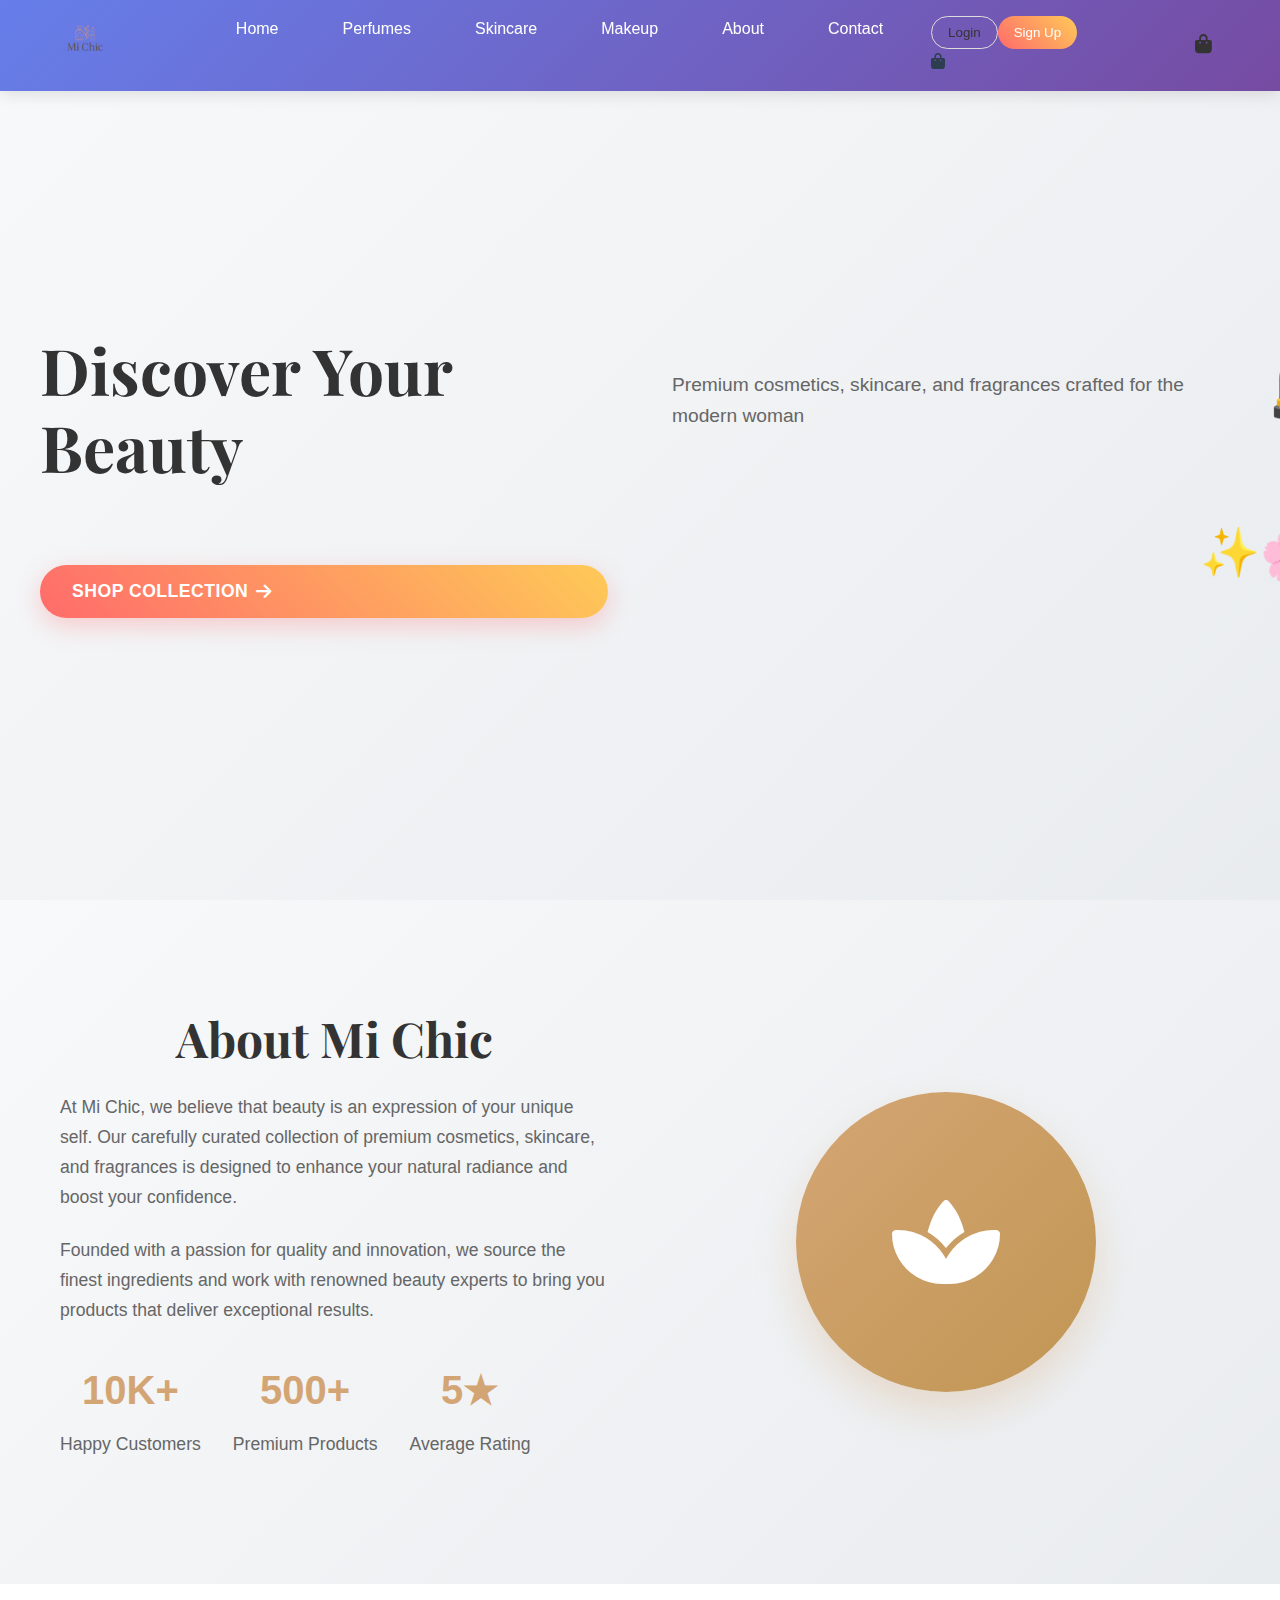
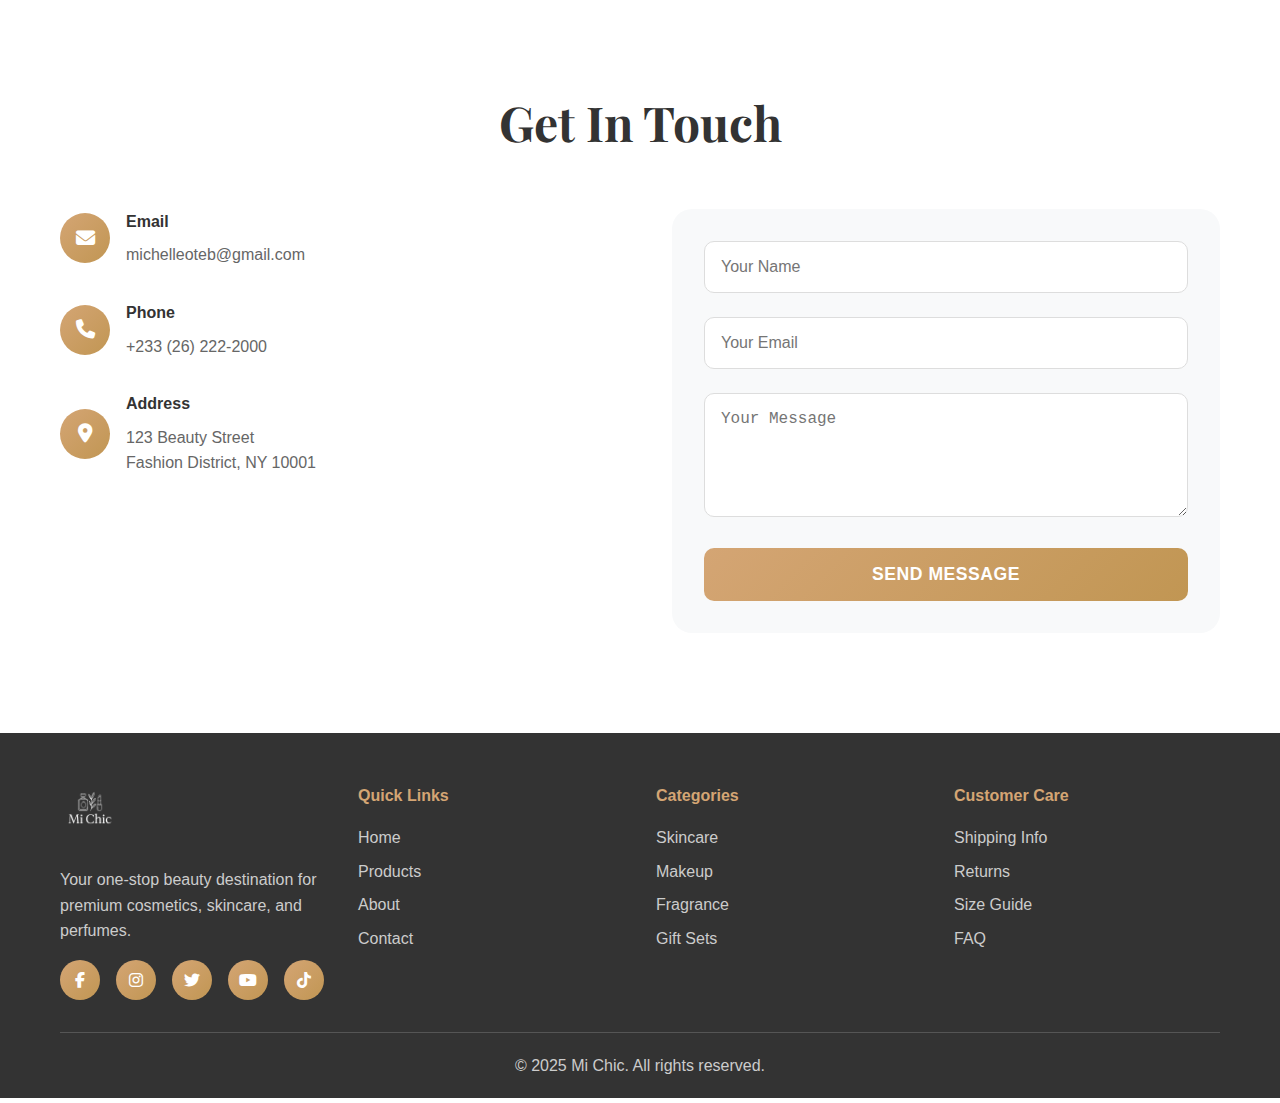
<file: index.html>
<!DOCTYPE html>
<html lang="en">
<head>
    <meta charset="UTF-8">
    <meta name="viewport" content="width=device-width, initial-scale=1.0">
    <title>Mi Chic - Premium Beauty Products</title>
    <link rel="stylesheet" href="styles.css">
    <link rel="stylesheet" href="https://cdnjs.cloudflare.com/ajax/libs/font-awesome/6.4.0/css/all.min.css">
    <link href="https://fonts.googleapis.com/css2?family=Playfair+Display:wght@400;500;600;700&family=Inter:wght@300;400;500;600&display=swap" rel="stylesheet">
</head>
<body>
    <!-- Navigation -->
    <nav class="navbar">
        <div class="nav-container">
            <div class="nav-logo">
                <img src="mi_chic_logo.png" alt="Mi Chic Logo" class="logo-img">
            </div>
            
            <ul class="nav-menu">
                <li class="nav-item">
                    <a href="index.html" class="nav-link">Home</a>
                </li>
                <li class="nav-item">
                    <a href="perfumes.html" class="nav-link">Perfumes</a>
                </li>
                <li class="nav-item">
                    <a href="skincare.html" class="nav-link">Skincare</a>
                </li>
                <li class="nav-item">
                    <a href="makeup.html" class="nav-link">Makeup</a>
                </li>
                <li class="nav-item">
                    <a href="#about" class="nav-link">About</a>
                </li>
                <li class="nav-item">
                    <a href="#contact" class="nav-link">Contact</a>
                </li>
                
                <!-- Mobile Navigation Actions -->
                <div class="mobile-nav-actions">
                    <div class="mobile-auth-buttons" id="mobile-auth-buttons">
                        <button class="btn-login" id="mobile-btn-login">Login</button>
                        <button class="btn-signup" id="mobile-btn-signup">Sign Up</button>
                    </div>
                    
                    <div class="mobile-user-welcome" id="mobile-user-welcome" style="display: none;">
                        <span class="welcome-text" id="mobile-welcome-text">Welcome!</span>
                        <button class="btn-logout" id="mobile-btn-logout">Logout</button>
                    </div>

                    <div class="mobile-cart-icon" id="mobile-cart-icon">
                        <i class="fas fa-shopping-bag"></i>
                        <span class="cart-count" id="mobile-cart-count">0</span>
                    </div>
                </div>
            </ul>

            <!-- <div class="nav-actions">
                <div class="auth-buttons" id="auth-buttons">
                    <button class="btn-login" id="btn-login">Login</button>
                    <button class="btn-signup" id="btn-signup">Sign Up</button>
                </div>
                
                <div class="user-welcome" id="user-welcome" style="display: none;">
                    <span class="welcome-text" id="welcome-text">Welcome!</span>
                    <button class="btn-logout" id="btn-logout">Logout</button>
                </div> -->

                <div class="cart-icon" id="cart-icon">
                    <i class="fas fa-shopping-bag"></i>
                    <span class="cart-count" id="cart-count">0</span>
                </div>
            </div>

            <div class="hamburger" id="hamburger">
                <span class="bar"></span>
                <span class="bar"></span>
                <span class="bar"></span>
            </div>
        </div>
    </nav>

    <!-- Hero Section -->
    <section id="home" class="hero">
        <div class="hero-content">
            <h1 class="hero-title">Discover Your Beauty</h1>
            <p class="hero-subtitle">Premium cosmetics, skincare, and fragrances crafted for the modern woman</p>
            <button class="cta-button" onclick="window.location.href='perfumes.html'">
                Shop Collection
                <i class="fas fa-arrow-right"></i>
            </button>
        </div>
        <div class="hero-image">
            <div class="floating-elements">
                <div class="floating-item item-1">💄</div>
                <div class="floating-item item-2">✨</div>
                <div class="floating-item item-3">🌸</div>
            </div>
        </div>
    </section>

    <!-- About Section -->
    <section id="about" class="about-section">
        <div class="container">
            <div class="about-content">
                <div class="about-text">
                    <h2 class="section-title">About Mi Chic</h2>
                    <p>At Mi Chic, we believe that beauty is an expression of your unique self. Our carefully curated collection of premium cosmetics, skincare, and fragrances is designed to enhance your natural radiance and boost your confidence.</p>
                    <p>Founded with a passion for quality and innovation, we source the finest ingredients and work with renowned beauty experts to bring you products that deliver exceptional results.</p>
                    <div class="about-stats">
                        <div class="stat">
                            <h3>10K+</h3>
                            <p>Happy Customers</p>
                        </div>
                        <div class="stat">
                            <h3>500+</h3>
                            <p>Premium Products</p>
                        </div>
                        <div class="stat">
                            <h3>5★</h3>
                            <p>Average Rating</p>
                        </div>
                    </div>
                </div>
                <div class="about-image">
                    <div class="image-placeholder">
                        <i class="fas fa-spa"></i>
                    </div>
                </div>
            </div>
        </div>
    </section>

    <!-- Contact Section -->
    <section id="contact" class="contact-section">
        <div class="container">
            <h2 class="section-title">Get In Touch</h2>
            <div class="contact-content">
                <div class="contact-info">
                    <div class="contact-item">
                        <i class="fas fa-envelope"></i>
                        <div>
                            <h4>Email</h4>
                            <p>michelleoteb@gmail.com</p>
                        </div>
                    </div>
                    <div class="contact-item">
                        <i class="fas fa-phone"></i>
                        <div>
                            <h4>Phone</h4>
                            <p>+233 (26) 222-2000</p>
                        </div>
                    </div>
                    <div class="contact-item">
                        <i class="fas fa-map-marker-alt"></i>
                        <div>
                            <h4>Address</h4>
                            <p>123 Beauty Street<br>Fashion District, NY 10001</p>
                        </div>
                    </div>
                </div>
                <form class="contact-form" id="contact-form">
                    <div class="form-group">
                        <input type="text" placeholder="Your Name" required>
                    </div>
                    <div class="form-group">
                        <input type="email" placeholder="Your Email" required>
                    </div>
                    <div class="form-group">
                        <textarea placeholder="Your Message" rows="5" required></textarea>
                    </div>
                    <button type="submit" class="submit-btn">Send Message</button>
                </form>
            </div>
        </div>
    </section>

    <!-- Footer -->
    <footer class="footer">
        <div class="container">
            <div class="footer-content">
                <div class="footer-section">
                    <div class="footer-logo">
                        <img src="mi_chic_logo.png" alt="Mi Chic Logo">
                    </div>
                    <p>Your one-stop beauty destination for premium cosmetics, skincare, and perfumes.</p>
                    <div class="social-links">
                        <a href="#" class="social-link"><i class="fab fa-facebook-f"></i></a>
                        <a href="#" class="social-link"><i class="fab fa-instagram"></i></a>
                        <a href="#" class="social-link"><i class="fab fa-twitter"></i></a>
                        <a href="#" class="social-link"><i class="fab fa-youtube"></i></a>
                        <a href="#" class="social-link"><i class="fab fa-tiktok"></i></a>
                    </div>
                </div>
                
                <div class="footer-section">
                    <h4>Quick Links</h4>
                    <ul>
                        <li><a href="#home">Home</a></li>
                        <li><a href="#products">Products</a></li>
                        <li><a href="#about">About</a></li>
                        <li><a href="#contact">Contact</a></li>
                    </ul>
                </div>
                
                <div class="footer-section">
                    <h4>Categories</h4>
                    <ul>
                        <li><a href="#">Skincare</a></li>
                        <li><a href="#">Makeup</a></li>
                        <li><a href="#">Fragrance</a></li>
                        <li><a href="#">Gift Sets</a></li>
                    </ul>
                </div>
                
                <div class="footer-section">
                    <h4>Customer Care</h4>
                    <ul>
                        <li><a href="#">Shipping Info</a></li>
                        <li><a href="#">Returns</a></li>
                        <li><a href="#">Size Guide</a></li>
                        <li><a href="#">FAQ</a></li>
                    </ul>
                </div>
            </div>
            
            <div class="footer-bottom">
                <p>&copy; 2025 Mi Chic. All rights reserved.</p>
            </div>
        </div>
    </footer>

    <!-- Shopping Cart Modal -->
    <div class="cart-modal" id="cart-modal">
        <div class="cart-overlay" onclick="closeCart()"></div>
        <div class="cart-content">
            <div class="cart-header">
                <h3>Shopping Cart</h3>
                <button class="close-cart" onclick="closeCart()">
                    <i class="fas fa-times"></i>
                </button>
            </div>
            <div class="cart-items" id="cart-items">
                <div class="empty-cart">
                    <i class="fas fa-shopping-bag"></i>
                    <p>Your cart is empty</p>
                </div>
            </div>
            <div class="cart-footer" id="cart-footer" style="display: none;">
                <div class="cart-total">
                    <span>Total: $<span id="cart-total">0.00</span></span>
                </div>
                <button class="checkout-btn" onclick="checkout()">
                    Proceed to Checkout
                </button>
            </div>
        </div>
    </div>

    <!-- Authentication Modals -->
    <div class="modal" id="login-modal">
        <div class="modal-overlay" onclick="closeModal('login-modal')"></div>
        <div class="modal-content">
            <div class="modal-header">
                <h3>Welcome Back</h3>
                <button class="close-modal" onclick="closeModal('login-modal')">
                    <i class="fas fa-times"></i>
                </button>
            </div>
            <form class="auth-form" id="login-form">
                <div class="form-group">
                    <label for="login-email">Email</label>
                    <input type="email" id="login-email" required>
                </div>
                <div class="form-group">
                    <label for="login-password">Password</label>
                    <input type="password" id="login-password" required>
                </div>
                <button type="submit" class="auth-btn">Sign In</button>
            </form>
            <p class="auth-switch">
                Don't have an account? 
                <a href="#" onclick="switchModal('login-modal', 'signup-modal')">Sign up</a>
            </p>
        </div>
    </div>

    <div class="modal" id="signup-modal">
        <div class="modal-overlay" onclick="closeModal('signup-modal')"></div>
        <div class="modal-content">
            <div class="modal-header">
                <h3>Create Account</h3>
                <button class="close-modal" onclick="closeModal('signup-modal')">
                    <i class="fas fa-times"></i>
                </button>
            </div>
            <form class="auth-form" id="signup-form">
                <div class="form-group">
                    <label for="signup-name">Full Name</label>
                    <input type="text" id="signup-name" required>
                </div>
                <div class="form-group">
                    <label for="signup-email">Email</label>
                    <input type="email" id="signup-email" required>
                </div>
                <div class="form-group">
                    <label for="signup-password">Password</label>
                    <input type="password" id="signup-password" required>
                </div>
                <button type="submit" class="auth-btn">Create Account</button>
            </form>
            <p class="auth-switch">
                Already have an account? 
                <a href="#" onclick="switchModal('signup-modal', 'login-modal')">Sign in</a>
            </p>
        </div>
    </div>

    <script src="script.js"></script>
</body>
</html>
</file>
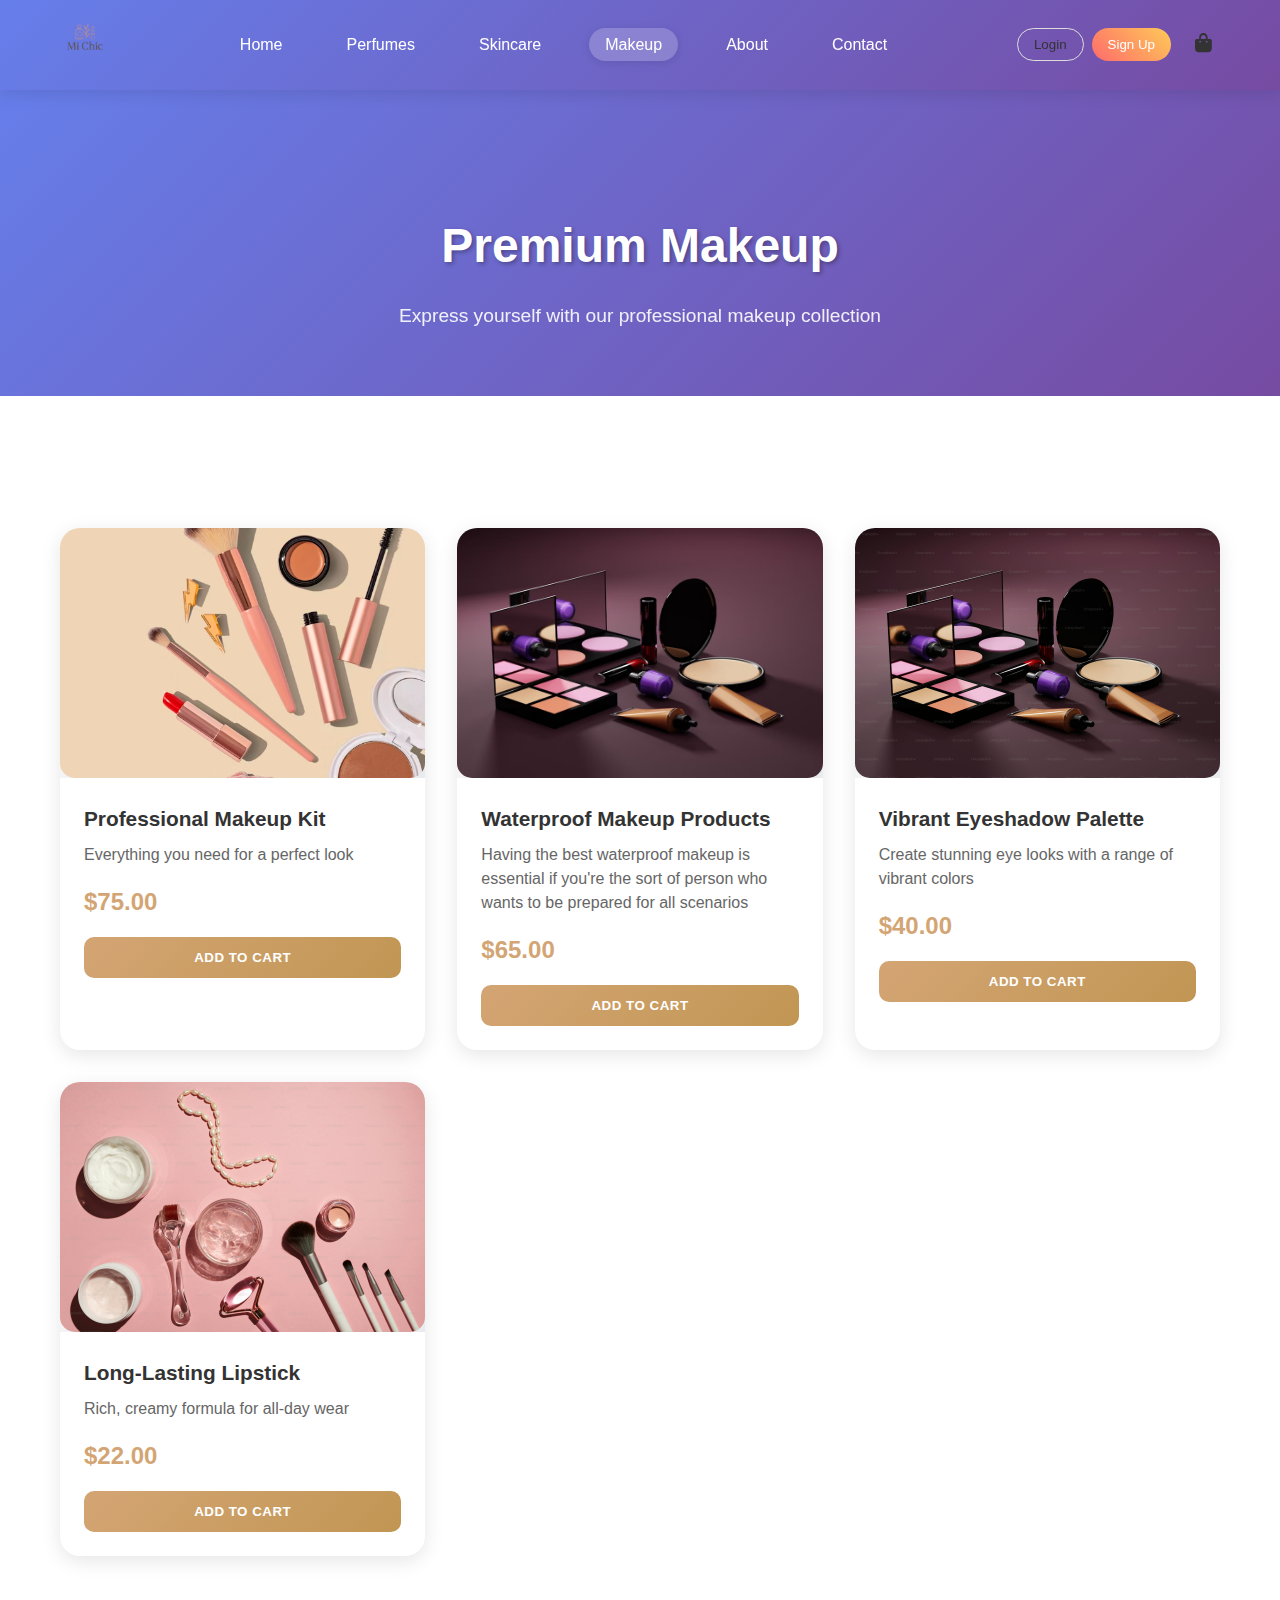
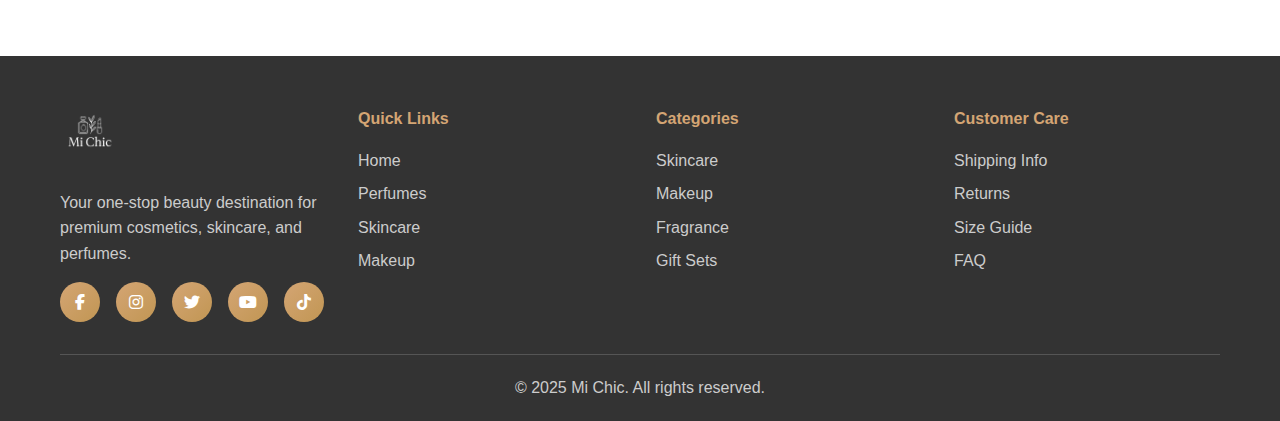
<file: makeup.html>
<!DOCTYPE html>
<html lang="en">
<head>
    <meta charset="UTF-8">
    <meta name="viewport" content="width=device-width, initial-scale=1.0">
    <title>Makeup - Mi Chic</title>
    <link rel="stylesheet" href="styles.css">
    <link rel="stylesheet" href="https://cdnjs.cloudflare.com/ajax/libs/font-awesome/6.4.0/css/all.min.css">
    <link href="https://fonts.googleapis.com/css2?family=Playfair+Display:wght@400;500;600;700&family=Inter:wght@300;400;500;600&display=swap" rel="stylesheet">
</head>
<body>
    <!-- Navigation -->
    <nav class="navbar">
        <div class="nav-container">
            <div class="nav-logo">
                <img src="mi_chic_logo.png" alt="Mi Chic Logo" class="logo-img">
            </div>
            
            <ul class="nav-menu">
                <li class="nav-item">
                    <a href="index.html" class="nav-link">Home</a>
                </li>
                <li class="nav-item">
                    <a href="perfumes.html" class="nav-link">Perfumes</a>
                </li>
                <li class="nav-item">
                    <a href="skincare.html" class="nav-link">Skincare</a>
                </li>
                <li class="nav-item">
                    <a href="makeup.html" class="nav-link active">Makeup</a>
                </li>
                <li class="nav-item">
                    <a href="index.html#about" class="nav-link">About</a>
                </li>
                <li class="nav-item">
                    <a href="index.html#contact" class="nav-link">Contact</a>
                </li>
            </ul>

            <div class="nav-actions">
                <div class="auth-buttons" id="auth-buttons">
                    <button class="btn-login" id="btn-login">Login</button>
                    <button class="btn-signup" id="btn-signup">Sign Up</button>
                </div>
                
                <div class="user-welcome" id="user-welcome" style="display: none;">
                    <span class="welcome-text" id="welcome-text">Welcome!</span>
                    <button class="btn-logout" id="btn-logout">Logout</button>
                </div>

                <div class="cart-icon" id="cart-icon">
                    <i class="fas fa-shopping-bag"></i>
                    <span class="cart-count" id="cart-count">0</span>
                </div>
            </div>

            <div class="hamburger" id="hamburger">
                <span class="bar"></span>
                <span class="bar"></span>
                <span class="bar"></span>
            </div>
        </div>
    </nav>

    <!-- Page Header -->
    <section class="page-header">
        <div class="container">
            <h1 class="page-title">Premium Makeup</h1>
            <p class="page-subtitle">Express yourself with our professional makeup collection</p>
        </div>
    </section>

    <!-- Products Section -->
    <section class="products-section">
        <div class="container">
            <div class="products-grid" id="products-grid">
                <!-- Products will be dynamically loaded here -->
            </div>
        </div>
    </section>

    <!-- Footer -->
    <footer class="footer">
        <div class="container">
            <div class="footer-content">
                <div class="footer-section">
                    <div class="footer-logo">
                        <img src="mi_chic_logo.png" alt="Mi Chic Logo">
                    </div>
                    <p>Your one-stop beauty destination for premium cosmetics, skincare, and perfumes.</p>
                    <div class="social-links">
                        <a href="#" class="social-link"><i class="fab fa-facebook-f"></i></a>
                        <a href="#" class="social-link"><i class="fab fa-instagram"></i></a>
                        <a href="#" class="social-link"><i class="fab fa-twitter"></i></a>
                        <a href="#" class="social-link"><i class="fab fa-youtube"></i></a>
                        <a href="#" class="social-link"><i class="fab fa-tiktok"></i></a>
                    </div>
                </div>
                
                <div class="footer-section">
                    <h4>Quick Links</h4>
                    <ul>
                        <li><a href="index.html">Home</a></li>
                        <li><a href="perfumes.html">Perfumes</a></li>
                        <li><a href="skincare.html">Skincare</a></li>
                        <li><a href="makeup.html">Makeup</a></li>
                    </ul>
                </div>
                
                <div class="footer-section">
                    <h4>Categories</h4>
                    <ul>
                        <li><a href="skincare.html">Skincare</a></li>
                        <li><a href="makeup.html">Makeup</a></li>
                        <li><a href="perfumes.html">Fragrance</a></li>
                        <li><a href="#">Gift Sets</a></li>
                    </ul>
                </div>
                
                <div class="footer-section">
                    <h4>Customer Care</h4>
                    <ul>
                        <li><a href="#">Shipping Info</a></li>
                        <li><a href="#">Returns</a></li>
                        <li><a href="#">Size Guide</a></li>
                        <li><a href="#">FAQ</a></li>
                    </ul>
                </div>
            </div>
            
            <div class="footer-bottom">
                <p>&copy; 2025 Mi Chic. All rights reserved.</p>
            </div>
        </div>
    </footer>

    <!-- Shopping Cart Modal -->
    <div class="cart-modal" id="cart-modal">
        <div class="cart-overlay" onclick="closeCart()"></div>
        <div class="cart-content">
            <div class="cart-header">
                <h3>Shopping Cart</h3>
                <button class="close-cart" onclick="closeCart()">
                    <i class="fas fa-times"></i>
                </button>
            </div>
            <div class="cart-items" id="cart-items">
                <div class="empty-cart">
                    <i class="fas fa-shopping-bag"></i>
                    <p>Your cart is empty</p>
                </div>
            </div>
            <div class="cart-footer" id="cart-footer" style="display: none;">
                <div class="cart-total">
                    <span>Total: $<span id="cart-total">0.00</span></span>
                </div>
                <button class="checkout-btn" onclick="checkout()">
                    Proceed to Checkout
                </button>
            </div>
        </div>
    </div>

    <!-- Authentication Modals -->
    <div class="modal" id="login-modal">
        <div class="modal-overlay" onclick="closeModal('login-modal')"></div>
        <div class="modal-content">
            <div class="modal-header">
                <h3>Welcome Back</h3>
                <button class="close-modal" onclick="closeModal('login-modal')">
                    <i class="fas fa-times"></i>
                </button>
            </div>
            <form class="auth-form" id="login-form">
                <div class="form-group">
                    <label for="login-email">Email</label>
                    <input type="email" id="login-email" required>
                </div>
                <div class="form-group">
                    <label for="login-password">Password</label>
                    <input type="password" id="login-password" required>
                </div>
                <button type="submit" class="auth-btn">Sign In</button>
            </form>
            <p class="auth-switch">
                Don't have an account? 
                <a href="#" onclick="switchModal('login-modal', 'signup-modal')">Sign up</a>
            </p>
        </div>
    </div>

    <div class="modal" id="signup-modal">
        <div class="modal-overlay" onclick="closeModal('signup-modal')"></div>
        <div class="modal-content">
            <div class="modal-header">
                <h3>Create Account</h3>
                <button class="close-modal" onclick="closeModal('signup-modal')">
                    <i class="fas fa-times"></i>
                </button>
            </div>
            <form class="auth-form" id="signup-form">
                <div class="form-group">
                    <label for="signup-name">Full Name</label>
                    <input type="text" id="signup-name" required>
                </div>
                <div class="form-group">
                    <label for="signup-email">Email</label>
                    <input type="email" id="signup-email" required>
                </div>
                <div class="form-group">
                    <label for="signup-password">Password</label>
                    <input type="password" id="signup-password" required>
                </div>
                <button type="submit" class="auth-btn">Create Account</button>
            </form>
            <p class="auth-switch">
                Already have an account? 
                <a href="#" onclick="switchModal('signup-modal', 'login-modal')">Sign in</a>
            </p>
        </div>
    </div>

    <script>
        // Set current page for product filtering
        window.currentPage = 'makeup';
    </script>
    <script src="script.js"></script>
</body>
</html>
</file>
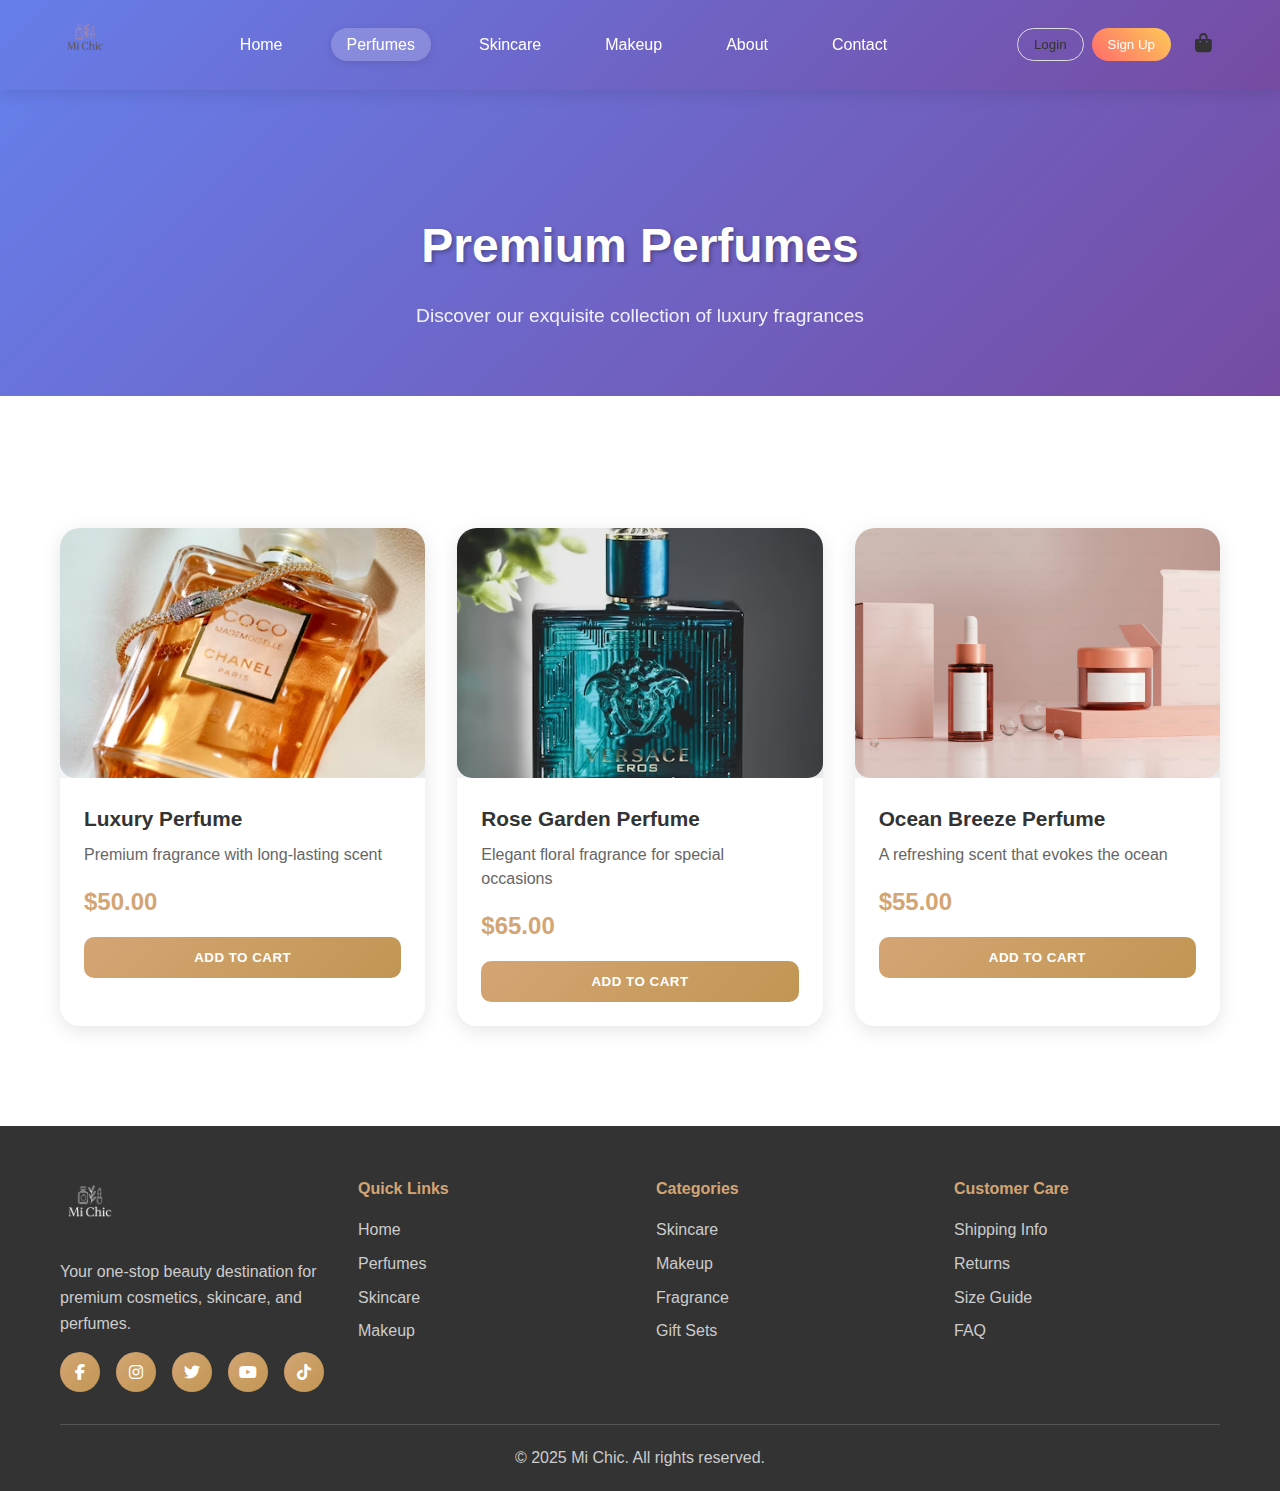
<file: perfumes.html>
<!DOCTYPE html>
<html lang="en">
<head>
    <meta charset="UTF-8">
    <meta name="viewport" content="width=device-width, initial-scale=1.0">
    <title>Perfumes - Mi Chic</title>
    <link rel="stylesheet" href="styles.css">
    <link rel="stylesheet" href="https://cdnjs.cloudflare.com/ajax/libs/font-awesome/6.4.0/css/all.min.css">
    <link href="https://fonts.googleapis.com/css2?family=Playfair+Display:wght@400;500;600;700&family=Inter:wght@300;400;500;600&display=swap" rel="stylesheet">
</head>
<body>
    <!-- Navigation -->
    <nav class="navbar">
        <div class="nav-container">
            <div class="nav-logo">
                <img src="mi_chic_logo.png" alt="Mi Chic Logo" class="logo-img">
            </div>
            
            <ul class="nav-menu">
                <li class="nav-item">
                    <a href="index.html" class="nav-link">Home</a>
                </li>
                <li class="nav-item">
                    <a href="perfumes.html" class="nav-link active">Perfumes</a>
                </li>
                <li class="nav-item">
                    <a href="skincare.html" class="nav-link">Skincare</a>
                </li>
                <li class="nav-item">
                    <a href="makeup.html" class="nav-link">Makeup</a>
                </li>
                <li class="nav-item">
                    <a href="index.html#about" class="nav-link">About</a>
                </li>
                <li class="nav-item">
                    <a href="index.html#contact" class="nav-link">Contact</a>
                </li>
            </ul>

            <div class="nav-actions">
                <div class="auth-buttons" id="auth-buttons">
                    <button class="btn-login" id="btn-login">Login</button>
                    <button class="btn-signup" id="btn-signup">Sign Up</button>
                </div>
                
                <div class="user-welcome" id="user-welcome" style="display: none;">
                    <span class="welcome-text" id="welcome-text">Welcome!</span>
                    <button class="btn-logout" id="btn-logout">Logout</button>
                </div>

                <div class="cart-icon" id="cart-icon">
                    <i class="fas fa-shopping-bag"></i>
                    <span class="cart-count" id="cart-count">0</span>
                </div>
            </div>

            <div class="hamburger" id="hamburger">
                <span class="bar"></span>
                <span class="bar"></span>
                <span class="bar"></span>
            </div>
        </div>
    </nav>

    <!-- Page Header -->
    <section class="page-header">
        <div class="container">
            <h1 class="page-title">Premium Perfumes</h1>
            <p class="page-subtitle">Discover our exquisite collection of luxury fragrances</p>
        </div>
    </section>

    <!-- Products Section -->
    <section class="products-section">
        <div class="container">
            <div class="products-grid" id="products-grid">
                <!-- Products will be dynamically loaded here -->
            </div>
        </div>
    </section>

    <!-- Footer -->
    <footer class="footer">
        <div class="container">
            <div class="footer-content">
                <div class="footer-section">
                    <div class="footer-logo">
                        <img src="mi_chic_logo.png" alt="Mi Chic Logo">
                    </div>
                    <p>Your one-stop beauty destination for premium cosmetics, skincare, and perfumes.</p>
                    <div class="social-links">
                        <a href="#" class="social-link"><i class="fab fa-facebook-f"></i></a>
                        <a href="#" class="social-link"><i class="fab fa-instagram"></i></a>
                        <a href="#" class="social-link"><i class="fab fa-twitter"></i></a>
                        <a href="#" class="social-link"><i class="fab fa-youtube"></i></a>
                        <a href="#" class="social-link"><i class="fab fa-tiktok"></i></a>
                    </div>
                </div>
                
                <div class="footer-section">
                    <h4>Quick Links</h4>
                    <ul>
                        <li><a href="index.html">Home</a></li>
                        <li><a href="perfumes.html">Perfumes</a></li>
                        <li><a href="skincare.html">Skincare</a></li>
                        <li><a href="makeup.html">Makeup</a></li>
                    </ul>
                </div>
                
                <div class="footer-section">
                    <h4>Categories</h4>
                    <ul>
                        <li><a href="skincare.html">Skincare</a></li>
                        <li><a href="makeup.html">Makeup</a></li>
                        <li><a href="perfumes.html">Fragrance</a></li>
                        <li><a href="#">Gift Sets</a></li>
                    </ul>
                </div>
                
                <div class="footer-section">
                    <h4>Customer Care</h4>
                    <ul>
                        <li><a href="#">Shipping Info</a></li>
                        <li><a href="#">Returns</a></li>
                        <li><a href="#">Size Guide</a></li>
                        <li><a href="#">FAQ</a></li>
                    </ul>
                </div>
            </div>
            
            <div class="footer-bottom">
                <p>&copy; 2025 Mi Chic. All rights reserved.</p>
            </div>
        </div>
    </footer>

    <!-- Shopping Cart Modal -->
    <div class="cart-modal" id="cart-modal">
        <div class="cart-overlay" onclick="closeCart()"></div>
        <div class="cart-content">
            <div class="cart-header">
                <h3>Shopping Cart</h3>
                <button class="close-cart" onclick="closeCart()">
                    <i class="fas fa-times"></i>
                </button>
            </div>
            <div class="cart-items" id="cart-items">
                <div class="empty-cart">
                    <i class="fas fa-shopping-bag"></i>
                    <p>Your cart is empty</p>
                </div>
            </div>
            <div class="cart-footer" id="cart-footer" style="display: none;">
                <div class="cart-total">
                    <span>Total: $<span id="cart-total">0.00</span></span>
                </div>
                <button class="checkout-btn" onclick="checkout()">
                    Proceed to Checkout
                </button>
            </div>
        </div>
    </div>

    <!-- Authentication Modals -->
    <div class="modal" id="login-modal">
        <div class="modal-overlay" onclick="closeModal('login-modal')"></div>
        <div class="modal-content">
            <div class="modal-header">
                <h3>Welcome Back</h3>
                <button class="close-modal" onclick="closeModal('login-modal')">
                    <i class="fas fa-times"></i>
                </button>
            </div>
            <form class="auth-form" id="login-form">
                <div class="form-group">
                    <label for="login-email">Email</label>
                    <input type="email" id="login-email" required>
                </div>
                <div class="form-group">
                    <label for="login-password">Password</label>
                    <input type="password" id="login-password" required>
                </div>
                <button type="submit" class="auth-btn">Sign In</button>
            </form>
            <p class="auth-switch">
                Don't have an account? 
                <a href="#" onclick="switchModal('login-modal', 'signup-modal')">Sign up</a>
            </p>
        </div>
    </div>

    <div class="modal" id="signup-modal">
        <div class="modal-overlay" onclick="closeModal('signup-modal')"></div>
        <div class="modal-content">
            <div class="modal-header">
                <h3>Create Account</h3>
                <button class="close-modal" onclick="closeModal('signup-modal')">
                    <i class="fas fa-times"></i>
                </button>
            </div>
            <form class="auth-form" id="signup-form">
                <div class="form-group">
                    <label for="signup-name">Full Name</label>
                    <input type="text" id="signup-name" required>
                </div>
                <div class="form-group">
                    <label for="signup-email">Email</label>
                    <input type="email" id="signup-email" required>
                </div>
                <div class="form-group">
                    <label for="signup-password">Password</label>
                    <input type="password" id="signup-password" required>
                </div>
                <button type="submit" class="auth-btn">Create Account</button>
            </form>
            <p class="auth-switch">
                Already have an account? 
                <a href="#" onclick="switchModal('signup-modal', 'login-modal')">Sign in</a>
            </p>
        </div>
    </div>

    <script>
        // Set current page for product filtering
        window.currentPage = 'fragrance';
    </script>
    <script src="script.js"></script>
</body>
</html>
</file>
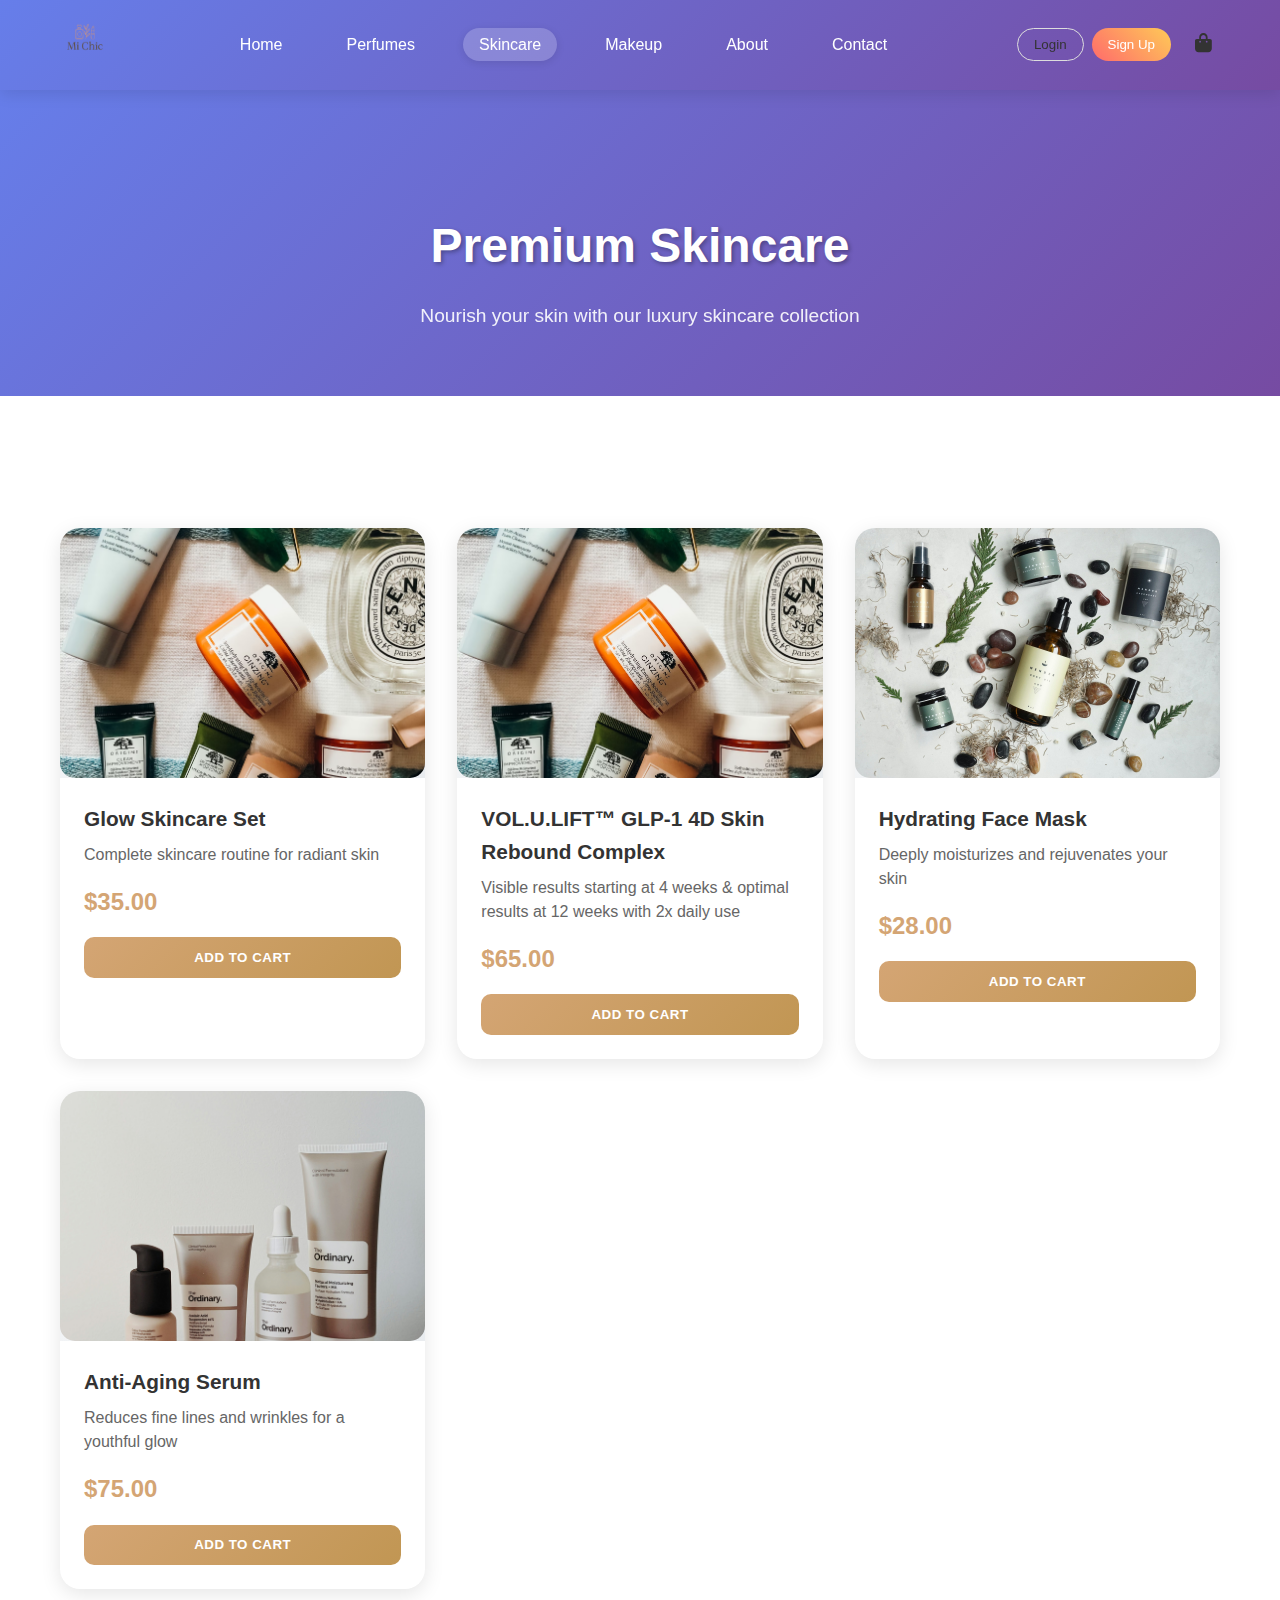
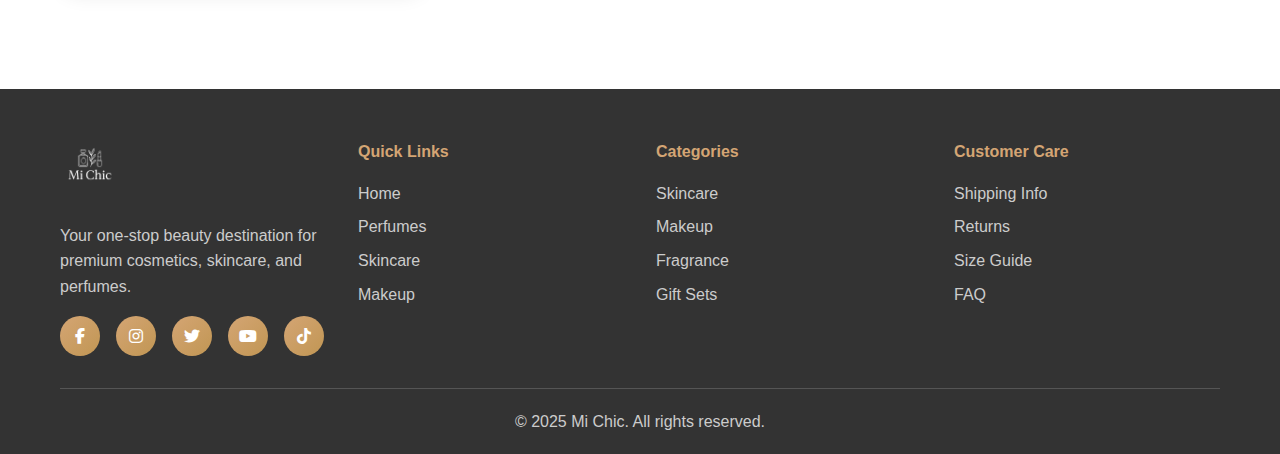
<file: skincare.html>
<!DOCTYPE html>
<html lang="en">
<head>
    <meta charset="UTF-8">
    <meta name="viewport" content="width=device-width, initial-scale=1.0">
    <title>Skincare - Mi Chic</title>
    <link rel="stylesheet" href="styles.css">
    <link rel="stylesheet" href="https://cdnjs.cloudflare.com/ajax/libs/font-awesome/6.4.0/css/all.min.css">
    <link href="https://fonts.googleapis.com/css2?family=Playfair+Display:wght@400;500;600;700&family=Inter:wght@300;400;500;600&display=swap" rel="stylesheet">
</head>
<body>
    <!-- Navigation -->
    <nav class="navbar">
        <div class="nav-container">
            <div class="nav-logo">
                <img src="mi_chic_logo.png" alt="Mi Chic Logo" class="logo-img">
            </div>
            
            <ul class="nav-menu">
                <li class="nav-item">
                    <a href="index.html" class="nav-link">Home</a>
                </li>
                <li class="nav-item">
                    <a href="perfumes.html" class="nav-link">Perfumes</a>
                </li>
                <li class="nav-item">
                    <a href="skincare.html" class="nav-link active">Skincare</a>
                </li>
                <li class="nav-item">
                    <a href="makeup.html" class="nav-link">Makeup</a>
                </li>
                <li class="nav-item">
                    <a href="index.html#about" class="nav-link">About</a>
                </li>
                <li class="nav-item">
                    <a href="index.html#contact" class="nav-link">Contact</a>
                </li>
            </ul>

            <div class="nav-actions">
                <div class="auth-buttons" id="auth-buttons">
                    <button class="btn-login" id="btn-login">Login</button>
                    <button class="btn-signup" id="btn-signup">Sign Up</button>
                </div>
                
                <div class="user-welcome" id="user-welcome" style="display: none;">
                    <span class="welcome-text" id="welcome-text">Welcome!</span>
                    <button class="btn-logout" id="btn-logout">Logout</button>
                </div>

                <div class="cart-icon" id="cart-icon">
                    <i class="fas fa-shopping-bag"></i>
                    <span class="cart-count" id="cart-count">0</span>
                </div>
            </div>

            <div class="hamburger" id="hamburger">
                <span class="bar"></span>
                <span class="bar"></span>
                <span class="bar"></span>
            </div>
        </div>
    </nav>

    <!-- Page Header -->
    <section class="page-header">
        <div class="container">
            <h1 class="page-title">Premium Skincare</h1>
            <p class="page-subtitle">Nourish your skin with our luxury skincare collection</p>
        </div>
    </section>

    <!-- Products Section -->
    <section class="products-section">
        <div class="container">
            <div class="products-grid" id="products-grid">
                <!-- Products will be dynamically loaded here -->
            </div>
        </div>
    </section>

    <!-- Footer -->
    <footer class="footer">
        <div class="container">
            <div class="footer-content">
                <div class="footer-section">
                    <div class="footer-logo">
                        <img src="mi_chic_logo.png" alt="Mi Chic Logo">
                    </div>
                    <p>Your one-stop beauty destination for premium cosmetics, skincare, and perfumes.</p>
                    <div class="social-links">
                        <a href="#" class="social-link"><i class="fab fa-facebook-f"></i></a>
                        <a href="#" class="social-link"><i class="fab fa-instagram"></i></a>
                        <a href="#" class="social-link"><i class="fab fa-twitter"></i></a>
                        <a href="#" class="social-link"><i class="fab fa-youtube"></i></a>
                        <a href="#" class="social-link"><i class="fab fa-tiktok"></i></a>
                    </div>
                </div>
                
                <div class="footer-section">
                    <h4>Quick Links</h4>
                    <ul>
                        <li><a href="index.html">Home</a></li>
                        <li><a href="perfumes.html">Perfumes</a></li>
                        <li><a href="skincare.html">Skincare</a></li>
                        <li><a href="makeup.html">Makeup</a></li>
                    </ul>
                </div>
                
                <div class="footer-section">
                    <h4>Categories</h4>
                    <ul>
                        <li><a href="skincare.html">Skincare</a></li>
                        <li><a href="makeup.html">Makeup</a></li>
                        <li><a href="perfumes.html">Fragrance</a></li>
                        <li><a href="#">Gift Sets</a></li>
                    </ul>
                </div>
                
                <div class="footer-section">
                    <h4>Customer Care</h4>
                    <ul>
                        <li><a href="#">Shipping Info</a></li>
                        <li><a href="#">Returns</a></li>
                        <li><a href="#">Size Guide</a></li>
                        <li><a href="#">FAQ</a></li>
                    </ul>
                </div>
            </div>
            
            <div class="footer-bottom">
                <p>&copy; 2025 Mi Chic. All rights reserved.</p>
            </div>
        </div>
    </footer>

    <!-- Shopping Cart Modal -->
    <div class="cart-modal" id="cart-modal">
        <div class="cart-overlay" onclick="closeCart()"></div>
        <div class="cart-content">
            <div class="cart-header">
                <h3>Shopping Cart</h3>
                <button class="close-cart" onclick="closeCart()">
                    <i class="fas fa-times"></i>
                </button>
            </div>
            <div class="cart-items" id="cart-items">
                <div class="empty-cart">
                    <i class="fas fa-shopping-bag"></i>
                    <p>Your cart is empty</p>
                </div>
            </div>
            <div class="cart-footer" id="cart-footer" style="display: none;">
                <div class="cart-total">
                    <span>Total: $<span id="cart-total">0.00</span></span>
                </div>
                <button class="checkout-btn" onclick="checkout()">
                    Proceed to Checkout
                </button>
            </div>
        </div>
    </div>

    <!-- Authentication Modals -->
    <div class="modal" id="login-modal">
        <div class="modal-overlay" onclick="closeModal('login-modal')"></div>
        <div class="modal-content">
            <div class="modal-header">
                <h3>Welcome Back</h3>
                <button class="close-modal" onclick="closeModal('login-modal')">
                    <i class="fas fa-times"></i>
                </button>
            </div>
            <form class="auth-form" id="login-form">
                <div class="form-group">
                    <label for="login-email">Email</label>
                    <input type="email" id="login-email" required>
                </div>
                <div class="form-group">
                    <label for="login-password">Password</label>
                    <input type="password" id="login-password" required>
                </div>
                <button type="submit" class="auth-btn">Sign In</button>
            </form>
            <p class="auth-switch">
                Don't have an account? 
                <a href="#" onclick="switchModal('login-modal', 'signup-modal')">Sign up</a>
            </p>
        </div>
    </div>

    <div class="modal" id="signup-modal">
        <div class="modal-overlay" onclick="closeModal('signup-modal')"></div>
        <div class="modal-content">
            <div class="modal-header">
                <h3>Create Account</h3>
                <button class="close-modal" onclick="closeModal('signup-modal')">
                    <i class="fas fa-times"></i>
                </button>
            </div>
            <form class="auth-form" id="signup-form">
                <div class="form-group">
                    <label for="signup-name">Full Name</label>
                    <input type="text" id="signup-name" required>
                </div>
                <div class="form-group">
                    <label for="signup-email">Email</label>
                    <input type="email" id="signup-email" required>
                </div>
                <div class="form-group">
                    <label for="signup-password">Password</label>
                    <input type="password" id="signup-password" required>
                </div>
                <button type="submit" class="auth-btn">Create Account</button>
            </form>
            <p class="auth-switch">
                Already have an account? 
                <a href="#" onclick="switchModal('signup-modal', 'login-modal')">Sign in</a>
            </p>
        </div>
    </div>

    <script>
        // Set current page for product filtering
        window.currentPage = 'skincare';
    </script>
    <script src="script.js"></script>
</body>
</html>
</file>
<file: styles.css>
/* Reset and Base Styles */
* {
    margin: 0;
    padding: 0;
    box-sizing: border-box;
}

html {
    scroll-behavior: smooth;
}

body {
    font-family: "Segoe UI", Tahoma, Geneva, Verdana, sans-serif;
    line-height: 1.6;
    background: linear-gradient(135deg, #667eea 0%, #764ba2 100%);
    color: #2c3e50;
    min-height: 100vh;
    overflow-x: hidden;
}

.container {
    max-width: 1200px;
    margin: 0 auto;
    padding: 0 20px;
}

/* Navigation */
.navbar {
    position: fixed;
    top: 0;
    width: 100%;
    background: linear-gradient(135deg, #667eea 0%, #764ba2 100%);
    backdrop-filter: blur(20px);
    z-index: 1000;
    padding: 1rem 0;
    transition: all 0.3s ease;
    box-shadow: 0 4px 15px rgba(0, 0, 0, 0.1);
}

.nav-container {
    max-width: 1200px;
    margin: 0 auto;
    padding: 0 20px;
    display: flex;
    justify-content: space-between;
    align-items: center;
}

.nav-logo .logo-img {
    height: 50px;
    width: auto;
}

.nav-menu {
    display: flex;
    list-style: none;
    gap: 2rem;
}

.nav-link {
    text-decoration: none;
    color: #fff;
    font-weight: 500;
    transition: all 0.3s ease;
    position: relative;
    padding: 0.5rem 1rem;
    border-radius: 25px;
}

.nav-link:hover {
    background: rgba(255, 255, 255, 0.2);
    box-shadow: 0 2px 8px rgba(0, 0, 0, 0.1);
}

.nav-link::after {
    content: '';
    position: absolute;
    width: 0;
    height: 2px;
    bottom: -5px;
    left: 0;
    background: #d4a574;
    transition: width 0.3s ease;
}

.nav-link:hover::after {
    width: 100%;
}

.nav-actions {
    display: flex;
    align-items: center;
    gap: 1rem;
}

.auth-buttons {
    display: flex;
    gap: 0.5rem;
}

.btn-login, .btn-signup {
    padding: 0.5rem 1rem;
    border: none;
    border-radius: 25px;
    cursor: pointer;
    font-weight: 500;
    transition: all 0.3s ease;
}

.btn-login {
    background: transparent;
    color: #333;
    border: 1px solid #ddd;
}

.btn-login:hover {
    background: #f8f9fa;
}

.btn-signup {
    background: linear-gradient(45deg, #ff6b6b, #feca57);
    color: white;
}

.btn-signup:hover {
    transform: translateY(-2px);
    box-shadow: 0 5px 15px rgba(255, 107, 107, 0.3);
}

.user-welcome {
    display: flex;
    align-items: center;
    gap: 1rem;
}

.welcome-text {
    font-weight: 500;
    color: #333;
}

.btn-logout {
    padding: 0.5rem 1rem;
    background: #e74c3c;
    color: white;
    border: none;
    border-radius: 20px;
    cursor: pointer;
    font-weight: 500;
    transition: all 0.3s ease;
}

.btn-logout:hover {
    background: #c0392b;
    transform: translateY(-2px);
}

.cart-icon {
    position: relative;
    cursor: pointer;
    padding: 0.5rem;
    border-radius: 50%;
    transition: all 0.3s ease;
}

.cart-icon:hover {
    background: #f8f9fa;
}

.cart-icon i {
    font-size: 1.2rem;
    color: #333;
}

.cart-count {
    position: absolute;
    top: -5px;
    right: -5px;
    background: #e74c3c;
    color: white;
    border-radius: 50%;
    width: 20px;
    height: 20px;
    display: flex;
    align-items: center;
    justify-content: center;
    font-size: 0.8rem;
    font-weight: bold;
}
.hamburger {
    display: none;
    flex-direction: column;
    cursor: pointer;
    gap: 4px;
    padding: 0.5rem;
    z-index: 1001;
}

.hamburger .bar {
    width: 25px;
    height: 3px;
    background: #fff;
    transition: all 0.3s ease;
    border-radius: 2px;
}

.hamburger.active .bar:nth-child(1) {
    transform: rotate(-45deg) translate(-5px, 6px);
}

.hamburger.active .bar:nth-child(2) {
    opacity: 0;
}

.hamburger.active .bar:nth-child(3) {
    transform: rotate(45deg) translate(-5px, -6px);
}

/* Mobile menu styles */
@media (max-width: 768px) {
    .hamburger {
        display: flex !important;
    }
    
    .nav-menu {
        position: fixed;
        left: -100%;
        top: 80px;
        flex-direction: column;
        background: linear-gradient(135deg, #667eea 0%, #764ba2 100%);
        width: 100%;
        height: calc(100vh - 80px);
        text-align: center;
        transition: 0.3s;
        box-shadow: 0 10px 27px rgba(0, 0, 0, 0.05);
        padding: 2rem 0;
        z-index: 999;
        overflow-y: auto;
        overflow-x: hidden;
    }

    .nav-menu.active {
        left: 0;
    }

    .nav-menu .nav-item {
        margin: 1rem 0;
    }

    .nav-menu .nav-link {
        color: #fff;
        font-size: 1.2rem;
        font-weight: 500;
        padding: 1rem 2rem;
        display: block;
        border-radius: 25px;
        margin: 0 2rem;
        transition: all 0.3s ease;
    }

    .nav-menu .nav-link:hover,
    .nav-menu .nav-link.active {
        background: rgba(255, 255, 255, 0.2);
        box-shadow: 0 2px 8px rgba(0, 0, 0, 0.1);
    }

    .nav-actions {
        display: none;
    }

    /* Mobile menu actions */
    .mobile-nav-actions {
        display: flex !important;
        flex-direction: column;
        align-items: center;
        gap: 1rem;
        padding: 1rem 2rem 2rem 2rem;
        border-top: 1px solid rgba(255, 255, 255, 0.2);
        margin-top: 1rem;
        margin-bottom: 1rem;
    }

    .mobile-auth-buttons {
        display: flex;
        gap: 1rem;
        width: 100%;
        max-width: 300px;
    }

    .mobile-auth-buttons .btn-login,
    .mobile-auth-buttons .btn-signup {
        flex: 1;
        padding: 0.8rem 1.5rem;
        border: none;
        border-radius: 25px;
        cursor: pointer;
        font-weight: 500;
        transition: all 0.3s ease;
        font-size: 1rem;
    }

    .mobile-auth-buttons .btn-login {
        background: rgba(255, 255, 255, 0.2);
        color: #fff;
        border: 1px solid rgba(255, 255, 255, 0.3);
    }

    .mobile-auth-buttons .btn-login:hover {
        background: rgba(255, 255, 255, 0.3);
    }

    .mobile-auth-buttons .btn-signup {
        background: linear-gradient(45deg, #ff6b6b, #feca57);
        color: white;
    }

    .mobile-auth-buttons .btn-signup:hover {
        transform: translateY(-2px);
        box-shadow: 0 5px 15px rgba(255, 107, 107, 0.3);
    }

    .mobile-user-welcome {
        display: flex;
        flex-direction: column;
        align-items: center;
        gap: 1rem;
        width: 100%;
        max-width: 300px;
    }

    .mobile-user-welcome .welcome-text {
        font-weight: 500;
        color: #fff;
        font-size: 1.1rem;
    }

    .mobile-user-welcome .btn-logout {
        padding: 0.8rem 2rem;
        background: #e74c3c;
        color: white;
        border: none;
        border-radius: 25px;
        cursor: pointer;
        font-weight: 500;
        transition: all 0.3s ease;
        font-size: 1rem;
    }

    .mobile-user-welcome .btn-logout:hover {
        background: #c0392b;
        transform: translateY(-2px);
    }

    .mobile-cart-icon {
        position: relative;
        cursor: pointer;
        padding: 1rem;
        border-radius: 50%;
        transition: all 0.3s ease;
        background: rgba(255, 255, 255, 0.2);
        border: 1px solid rgba(255, 255, 255, 0.3);
        display: block !important;
    }

    .mobile-cart-icon:hover {
        background: rgba(255, 255, 255, 0.3);
    }

    .mobile-cart-icon i {
        font-size: 1.5rem;
        color: #fff;
    }

    .mobile-cart-icon .cart-count {
        position: absolute;
        top: 0;
        right: 0;
        background: #e74c3c;
        color: white;
        border-radius: 50%;
        width: 20px;
        height: 20px;
        display: flex;
        align-items: center;
        justify-content: center;
        font-size: 0.8rem;
        font-weight: bold;
    }
}

.hamburger.active .bar:nth-child(2) {
    opacity: 0;
}

.hamburger.active .bar:nth-child(1) {
    transform: translateY(7px) rotate(45deg);
}

.hamburger.active .bar:nth-child(3) {
    transform: translateY(-7px) rotate(-45deg);
}

/* Hero Section */
.hero {
    min-height: 100vh;
    display: flex;
    align-items: center;
    background: linear-gradient(135deg, #f8f9fa 0%, #e9ecef 100%);
    padding: 100px 20px 50px;
    position: relative;
    overflow: hidden;
}

.hero-content {
    max-width: 1200px;
    margin: 0 auto;
    display: grid;
    grid-template-columns: 1fr 1fr;
    gap: 4rem;
    align-items: center;
}

.hero-title {
    font-family: 'Playfair Display', serif;
    font-size: 4rem;
    font-weight: 700;
    color: #333;
    margin-bottom: 1rem;
    line-height: 1.2;
}

.hero-subtitle {
    font-size: 1.2rem;
    color: #666;
    margin-bottom: 2rem;
    line-height: 1.6;
}

.cta-button {
    display: inline-flex;
    align-items: center;
    gap: 0.5rem;
    padding: 1rem 2rem;
    background: linear-gradient(45deg, #ff6b6b, #feca57);
    color: white;
    border: none;
    border-radius: 50px;
    font-size: 1.1rem;
    font-weight: 600;
    cursor: pointer;
    transition: all 0.3s ease;
    text-transform: uppercase;
    letter-spacing: 0.5px;
    box-shadow: 0 8px 25px rgba(255, 107, 107, 0.3);
}

.cta-button:hover {
    transform: translateY(-3px);
    box-shadow: 0 12px 35px rgba(255, 107, 107, 0.4);
}

.hero-image {
    position: relative;
    height: 400px;
    display: flex;
    align-items: center;
    justify-content: center;
}

.floating-elements {
    position: relative;
    width: 100%;
    height: 100%;
}

.floating-item {
    position: absolute;
    font-size: 3rem;
    animation: float 3s ease-in-out infinite;
}

.floating-item.item-1 {
    top: 20%;
    left: 20%;
    animation-delay: 0s;
}

.floating-item.item-2 {
    top: 60%;
    right: 20%;
    animation-delay: 1s;
}

.floating-item.item-3 {
    bottom: 20%;
    left: 50%;
    animation-delay: 2s;
}

@keyframes float {
    0%, 100% { transform: translateY(0px); }
    50% { transform: translateY(-20px); }
}

/* Products Section */
.products-section {
    padding: 100px 0;
    background: white;
}

.section-title {
    font-family: 'Playfair Display', serif;
    font-size: 3rem;
    text-align: center;
    margin-bottom: 1rem;
    color: #333;
}

.section-subtitle {
    text-align: center;
    font-size: 1.2rem;
    color: #666;
    margin-bottom: 3rem;
}

.category-tabs {
    display: flex;
    justify-content: center;
    gap: 1rem;
    margin-bottom: 3rem;
    flex-wrap: wrap;
}

.tab-btn {
    padding: 0.8rem 1.5rem;
    border: 2px solid #ddd;
    background: white;
    color: #666;
    border-radius: 25px;
    cursor: pointer;
    font-weight: 500;
    transition: all 0.3s ease;
}

.tab-btn.active,
.tab-btn:hover {
    background: linear-gradient(135deg, #d4a574, #c19653);
    color: white;
    border-color: #d4a574;
}

.products-grid {
    display: grid;
    grid-template-columns: repeat(auto-fit, minmax(280px, 1fr));
    gap: 2rem;
    margin-top: 2rem;
}

.product-card {
    background: white;
    border-radius: 20px;
    overflow: hidden;
    box-shadow: 0 5px 20px rgba(0, 0, 0, 0.1);
    transition: all 0.3s ease;
    position: relative;
}

.product-card:hover {
    transform: translateY(-10px);
    box-shadow: 0 15px 40px rgba(0, 0, 0, 0.15);
}

.product-image {
    height: 250px;
    background: linear-gradient(135deg, #f8f9fa, #e9ecef);
    display: flex;
    align-items: center;
    justify-content: center;
    font-size: 4rem;
    color: #d4a574;
    position: relative;
    overflow: hidden;
}

.product-info {
    padding: 1.5rem;
}

.product-name {
    font-size: 1.3rem;
    font-weight: 600;
    margin-bottom: 0.5rem;
    color: #333;
}

.product-description {
    color: #666;
    margin-bottom: 1rem;
    line-height: 1.5;
}

.product-price {
    font-size: 1.5rem;
    font-weight: 700;
    color: #d4a574;
    margin-bottom: 1rem;
}

.add-to-cart {
    width: 100%;
    padding: 0.8rem;
    background: linear-gradient(135deg, #d4a574, #c19653);
    color: white;
    border: none;
    border-radius: 10px;
    font-weight: 600;
    cursor: pointer;
    transition: all 0.3s ease;
    text-transform: uppercase;
    letter-spacing: 0.5px;
}

.add-to-cart:hover {
    transform: translateY(-2px);
    box-shadow: 0 5px 15px rgba(212, 165, 116, 0.3);
}

.add-to-cart.added {
    background: #27ae60;
}

/* About Section */
.about-section {
    padding: 100px 0;
    background: linear-gradient(135deg, #f8f9fa 0%, #e9ecef 100%);
}

.about-content {
    display: grid;
    grid-template-columns: 1fr 1fr;
    gap: 4rem;
    align-items: center;
}

.about-text p {
    font-size: 1.1rem;
    color: #666;
    margin-bottom: 1.5rem;
    line-height: 1.7;
}

.about-stats {
    display: flex;
    gap: 2rem;
    margin-top: 2rem;
}

.stat {
    text-align: center;
}

.stat h3 {
    font-size: 2.5rem;
    font-weight: 700;
    color: #d4a574;
    margin-bottom: 0.5rem;
}

.stat p {
    color: #666;
    font-weight: 500;
}

.about-image {
    height: 400px;
    display: flex;
    align-items: center;
    justify-content: center;
}

.image-placeholder {
    width: 300px;
    height: 300px;
    background: linear-gradient(135deg, #d4a574, #c19653);
    border-radius: 50%;
    display: flex;
    align-items: center;
    justify-content: center;
    font-size: 6rem;
    color: white;
    box-shadow: 0 20px 40px rgba(212, 165, 116, 0.3);
}

/* Contact Section */
.contact-section {
    padding: 100px 0;
    background: white;
}

.contact-content {
    display: grid;
    grid-template-columns: 1fr 1fr;
    gap: 4rem;
    margin-top: 3rem;
}

.contact-item {
    display: flex;
    align-items: center;
    gap: 1rem;
    margin-bottom: 2rem;
}

.contact-item i {
    width: 50px;
    height: 50px;
    background: linear-gradient(135deg, #d4a574, #c19653);
    color: white;
    border-radius: 50%;
    display: flex;
    align-items: center;
    justify-content: center;
    font-size: 1.2rem;
}

.contact-item h4 {
    margin-bottom: 0.5rem;
    color: #333;
}

.contact-item p {
    color: #666;
}

.contact-form {
    background: #f8f9fa;
    padding: 2rem;
    border-radius: 20px;
}

.form-group {
    margin-bottom: 1.5rem;
}

.form-group input,
.form-group textarea {
    width: 100%;
    padding: 1rem;
    border: 1px solid #ddd;
    border-radius: 10px;
    font-size: 1rem;
    transition: border-color 0.3s ease;
}

.form-group input:focus,
.form-group textarea:focus {
    outline: none;
    border-color: #d4a574;
}

.submit-btn {
    width: 100%;
    padding: 1rem;
    background: linear-gradient(135deg, #d4a574, #c19653);
    color: white;
    border: none;
    border-radius: 10px;
    font-size: 1.1rem;
    font-weight: 600;
    cursor: pointer;
    transition: all 0.3s ease;
    text-transform: uppercase;
    letter-spacing: 0.5px;
}

.submit-btn:hover {
    transform: translateY(-2px);
    box-shadow: 0 5px 15px rgba(212, 165, 116, 0.3);
}

/* Footer */
.footer {
    background: #333;
    color: white;
    padding: 50px 0 20px;
}

.footer-content {
    display: grid;
    grid-template-columns: repeat(auto-fit, minmax(250px, 1fr));
    gap: 2rem;
    margin-bottom: 2rem;
}

.footer-section h4 {
    margin-bottom: 1rem;
    color: #d4a574;
}

.footer-logo img {
    height: 60px;
    margin-bottom: 1rem;
    filter: brightness(0) invert(1);
}

.footer-section p {
    color: #ccc;
    line-height: 1.6;
    margin-bottom: 1rem;
}

.social-links {
    display: flex;
    gap: 1rem;
}

.social-link {
    width: 40px;
    height: 40px;
    background: linear-gradient(135deg, #d4a574, #c19653);
    color: white;
    border-radius: 50%;
    display: flex;
    align-items: center;
    justify-content: center;
    text-decoration: none;
    transition: all 0.3s ease;
}

.social-link:hover {
    transform: translateY(-3px);
    box-shadow: 0 5px 15px rgba(212, 165, 116, 0.3);
}

.footer-section ul {
    list-style: none;
}

.footer-section ul li {
    margin-bottom: 0.5rem;
}

.footer-section ul li a {
    color: #ccc;
    text-decoration: none;
    transition: color 0.3s ease;
}

.footer-section ul li a:hover {
    color: #d4a574;
}

.footer-bottom {
    border-top: 1px solid #555;
    padding-top: 20px;
    text-align: center;
    color: #ccc;
}

/* Cart Modal */
.cart-modal {
    position: fixed;
    top: 0;
    right: -100%;
    width: 100%;
    height: 100%;
    z-index: 2000;
    transition: right 0.3s ease;
}

.cart-modal.active {
    right: 0;
}

.cart-overlay {
    position: absolute;
    top: 0;
    left: 0;
    width: 100%;
    height: 100%;
    background: rgba(0, 0, 0, 0.5);
    backdrop-filter: blur(5px);
}

.cart-content {
    position: absolute;
    top: 0;
    right: 0;
    width: 400px;
    height: 100%;
    background: white;
    display: flex;
    flex-direction: column;
    box-shadow: -5px 0 20px rgba(0, 0, 0, 0.1);
}

.cart-header {
    padding: 2rem;
    border-bottom: 1px solid #eee;
    display: flex;
    justify-content: space-between;
    align-items: center;
}

.cart-header h3 {
    font-size: 1.5rem;
    color: #333;
}

.close-cart {
    background: none;
    border: none;
    font-size: 1.5rem;
    cursor: pointer;
    color: #666;
    transition: color 0.3s ease;
}

.close-cart:hover {
    color: #333;
}

.cart-items {
    flex: 1;
    padding: 1rem;
    overflow-y: auto;
}

.empty-cart {
    text-align: center;
    padding: 3rem 1rem;
    color: #666;
}

.empty-cart i {
    font-size: 3rem;
    margin-bottom: 1rem;
    color: #ddd;
}

.cart-item {
    display: flex;
    align-items: center;
    padding: 1rem;
    border-bottom: 1px solid #eee;
    gap: 1rem;
}

.cart-item-image {
    width: 60px;
    height: 60px;
    background: linear-gradient(135deg, #f8f9fa, #e9ecef);
    border-radius: 10px;
    display: flex;
    align-items: center;
    justify-content: center;
    font-size: 1.5rem;
    color: #d4a574;
}

.cart-item-details {
    flex: 1;
}

.cart-item-name {
    font-weight: 600;
    margin-bottom: 0.5rem;
    color: #333;
}

.cart-item-price {
    color: #d4a574;
    font-weight: 600;
}

.quantity-controls {
    display: flex;
    align-items: center;
    gap: 0.5rem;
}

.quantity-btn {
    width: 30px;
    height: 30px;
    border: 1px solid #ddd;
    background: white;
    border-radius: 50%;
    cursor: pointer;
    display: flex;
    align-items: center;
    justify-content: center;
    transition: all 0.3s ease;
}

.quantity-btn:hover {
    background: #d4a574;
    color: white;
    border-color: #d4a574;
}

.quantity-display {
    min-width: 30px;
    text-align: center;
    font-weight: 600;
}

.remove-item {
    background: #e74c3c;
    color: white;
    border: none;
    padding: 0.3rem 0.8rem;
    border-radius: 15px;
    cursor: pointer;
    font-size: 0.8rem;
    transition: all 0.3s ease;
}

.remove-item:hover {
    background: #c0392b;
}

.cart-footer {
    padding: 2rem;
    border-top: 1px solid #eee;
    background: #f8f9fa;
}

.cart-total {
    font-size: 1.3rem;
    font-weight: 700;
    margin-bottom: 1rem;
    text-align: center;
    color: #333;
}

.checkout-btn {
    width: 100%;
    padding: 1rem;
    background: linear-gradient(135deg, #d4a574, #c19653);
    color: white;
    border: none;
    border-radius: 10px;
    font-size: 1.1rem;
    font-weight: 600;
    cursor: pointer;
    transition: all 0.3s ease;
    text-transform: uppercase;
    letter-spacing: 0.5px;
}

.checkout-btn:hover {
    transform: translateY(-2px);
    box-shadow: 0 5px 15px rgba(212, 165, 116, 0.3);
}

/* Authentication Modals */
.modal {
    position: fixed;
    top: 0;
    left: 0;
    width: 100%;
    height: 100%;
    z-index: 3000;
    display: none;
}

.modal.active {
    display: flex;
    align-items: center;
    justify-content: center;
}

.modal-overlay {
    position: absolute;
    top: 0;
    left: 0;
    width: 100%;
    height: 100%;
    background: rgba(0, 0, 0, 0.5);
    backdrop-filter: blur(5px);
}

.modal-content {
    position: relative;
    background: white;
    border-radius: 20px;
    padding: 2rem;
    width: 90%;
    max-width: 400px;
    box-shadow: 0 20px 40px rgba(0, 0, 0, 0.2);
}

.modal-header {
    display: flex;
    justify-content: space-between;
    align-items: center;
    margin-bottom: 2rem;
}

.modal-header h3 {
    font-size: 1.5rem;
    color: #333;
}

.close-modal {
    background: none;
    border: none;
    font-size: 1.5rem;
    cursor: pointer;
    color: #666;
    transition: color 0.3s ease;
}

.close-modal:hover {
    color: #333;
}

.auth-form .form-group {
    margin-bottom: 1.5rem;
}

.auth-form label {
    display: block;
    margin-bottom: 0.5rem;
    color: #333;
    font-weight: 500;
}

.auth-form input {
    width: 100%;
    padding: 1rem;
    border: 1px solid #ddd;
    border-radius: 10px;
    font-size: 1rem;
    transition: border-color 0.3s ease;
}

.auth-form input:focus {
    outline: none;
    border-color: #d4a574;
}

.auth-btn {
    width: 100%;
    padding: 1rem;
    background: linear-gradient(135deg, #d4a574, #c19653);
    color: white;
    border: none;
    border-radius: 10px;
    font-size: 1.1rem;
    font-weight: 600;
    cursor: pointer;
    transition: all 0.3s ease;
    text-transform: uppercase;
    letter-spacing: 0.5px;
    margin-bottom: 1rem;
}

.auth-btn:hover {
    transform: translateY(-2px);
    box-shadow: 0 5px 15px rgba(212, 165, 116, 0.3);
}

.auth-switch {
    text-align: center;
    color: #666;
}

.auth-switch a {
    color: #d4a574;
    text-decoration: none;
    font-weight: 600;
}

.auth-switch a:hover {
    text-decoration: underline;
}

/* Responsive Design */
@media (max-width: 768px) {
    .nav-menu {
        position: fixed;
        left: -100%;
        top: 70px;
        flex-direction: column;
        background-color: white;
        width: 100%;
        text-align: center;
        transition: 0.3s;
        box-shadow: 0 10px 27px rgba(0, 0, 0, 0.05);
        padding: 2rem 0;
    }

    .nav-menu.active {
        left: 0;
    }

    .nav-menu li {
        margin: 1rem 0;
    }

    .hamburger {
        display: flex;
    }

    .nav-actions {
        gap: 0.5rem;
    }

    .auth-buttons {
        flex-direction: column;
        gap: 0.3rem;
    }

    .btn-login, .btn-signup {
        padding: 0.4rem 0.8rem;
        font-size: 0.9rem;
    }

    .hero-content {
        grid-template-columns: 1fr;
        text-align: center;
        gap: 2rem;
    }

    .hero-title {
        font-size: 2.5rem;
    }

    .hero-subtitle {
        font-size: 1rem;
    }

    .section-title {
        font-size: 2rem;
    }

    .about-content {
        grid-template-columns: 1fr;
        gap: 2rem;
    }

    .about-stats {
        justify-content: center;
        gap: 1rem;
    }

    .contact-content {
        grid-template-columns: 1fr;
        gap: 2rem;
    }

    .footer-content {
        grid-template-columns: 1fr;
        text-align: center;
    }

    .cart-content {
        width: 100%;
    }

    .category-tabs {
        gap: 0.5rem;
    }

    .tab-btn {
        padding: 0.6rem 1rem;
        font-size: 0.9rem;
    }

    .products-grid {
        grid-template-columns: repeat(auto-fit, minmax(250px, 1fr));
        gap: 1rem;
    }
}

@media (max-width: 480px) {
    .container {
        padding: 0 15px;
    }

    .nav-container {
        padding: 0 15px;
    }

    .hero {
        padding: 80px 15px 30px;
    }

    .hero-title {
        font-size: 2rem;
    }

    .products-section,
    .about-section,
    .contact-section {
        padding: 60px 0;
    }

    .modal-content {
        margin: 1rem;
        padding: 1.5rem;
    }

    .floating-item {
        font-size: 2rem;
    }
}


/* Page Header Styles */
.page-header {
    background: linear-gradient(135deg, #667eea 0%, #764ba2 100%);
    color: white;
    text-align: center;
    padding: 8rem 2rem 4rem;
    margin-top: 80px;
}

.page-title {
    font-size: 3rem;
    font-weight: 700;
    margin-bottom: 1rem;
    text-shadow: 2px 2px 4px rgba(0, 0, 0, 0.3);
}

.page-subtitle {
    font-size: 1.2rem;
    opacity: 0.9;
    max-width: 600px;
    margin: 0 auto;
}

/* Active navigation link */
.nav-link.active {
    background: rgba(255, 255, 255, 0.2);
    box-shadow: 0 2px 8px rgba(0, 0, 0, 0.1);
}

@media (max-width: 768px) {
    .page-header {
        padding: 6rem 1rem 3rem;
    }
    
    .page-title {
        font-size: 2.5rem;
    }
    
    .page-subtitle {
        font-size: 1rem;
    }
}


/* Custom scrollbar for mobile menu */
@media (max-width: 768px) {
    .nav-menu::-webkit-scrollbar {
        width: 6px;
    }

    .nav-menu::-webkit-scrollbar-track {
        background: rgba(255, 255, 255, 0.1);
        border-radius: 3px;
    }

    .nav-menu::-webkit-scrollbar-thumb {
        background: rgba(255, 255, 255, 0.3);
        border-radius: 3px;
    }

    .nav-menu::-webkit-scrollbar-thumb:hover {
        background: rgba(255, 255, 255, 0.5);
    }

    /* For Firefox */
    .nav-menu {
        scrollbar-width: thin;
        scrollbar-color: rgba(255, 255, 255, 0.3) rgba(255, 255, 255, 0.1);
    }
}
</file>
